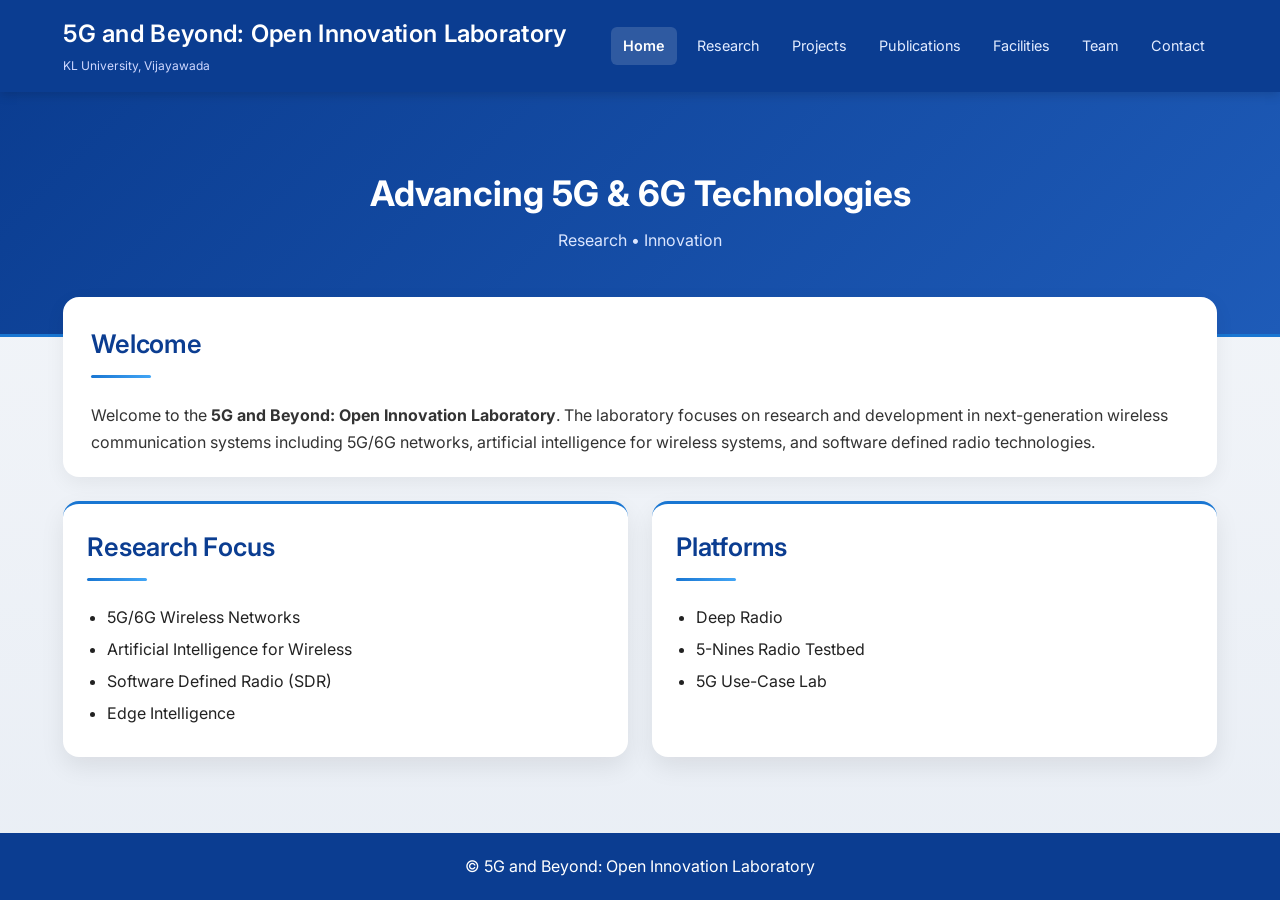
<file: index.html>
<!DOCTYPE html>
<html>
<head>
<meta charset="UTF-8">
<title>5G and Beyond: Open Innovation Laboratory</title>
<link rel="stylesheet" href="style.css">
</head>

<body>

<header>
    <div class="container header-flex">
        <div>
            <h1>5G and Beyond: Open Innovation Laboratory</h1>
            <p class="subtitle">KL University, Vijayawada</p>
        </div>

        <nav>
            <a href="index.html" class="active">Home</a>
            <a href="research.html">Research</a>
            <a href="projects.html">Projects</a>
            <a href="publications.html">Publications</a>
            <a href="facilities.html">Facilities</a>
            <a href="team.html">Team</a>
            <a href="contact.html">Contact</a>
        </nav>
    </div>
</header>

<!-- HERO -->
<section class="hero">
    <div class="container">
        <h2>Advancing 5G & 6G Technologies</h2>
        <p>Research • Innovation</p>
    </div>
</section>

<main class="container">

    <!-- Welcome -->
    <section class="section">
        <h2>Welcome</h2>
        <div class="underline"></div>
        <p>
            Welcome to the <b>5G and Beyond: Open Innovation Laboratory</b>.  
            The laboratory focuses on research and development in next-generation wireless communication systems including 5G/6G networks, artificial intelligence for wireless systems, and software defined radio technologies.
        </p>
    </section>

    <!-- Grid Layout -->
    <div class="grid">

        <div class="card">
            <h2>Research Focus</h2>
            <div class="underline"></div>
            <ul>
                <li>5G/6G Wireless Networks</li>
                <li>Artificial Intelligence for Wireless</li>
                <li>Software Defined Radio (SDR)</li>
                <li>Edge Intelligence</li>
            </ul>
        </div>

        <div class="card">
            <h2>Platforms</h2>
            <div class="underline"></div>
            <ul>
                <li>Deep Radio</li>
                <li>5-Nines Radio Testbed</li>
                <li>5G Use-Case Lab</li>
            </ul>
        </div>

    </div>

</main>

<footer>
    <p>© 5G and Beyond: Open Innovation Laboratory</p>
</footer>

</body>
</html>
</file>
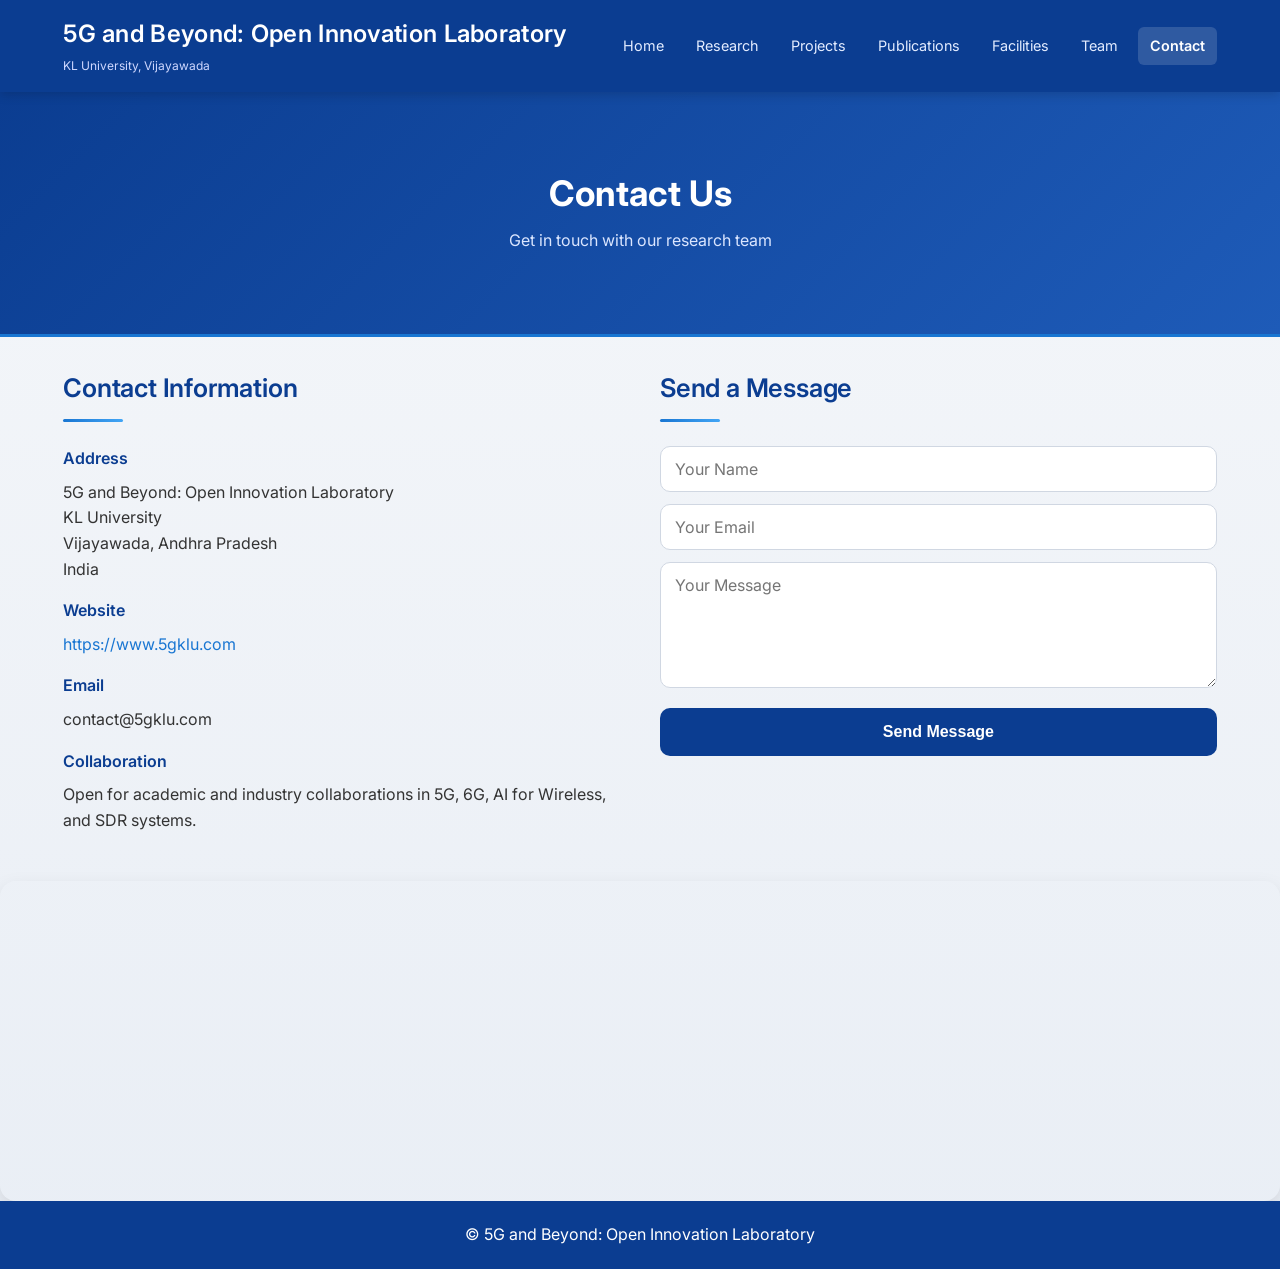
<file: contact.html>
<!DOCTYPE html>
<html>
<head>
<meta charset="UTF-8">
<title>Contact - 5G and Beyond</title>
<link rel="stylesheet" href="style.css">
</head>

<body>

<!-- HEADER -->
<header>
    <div class="container header-flex">
        <div>
            <h1>5G and Beyond: Open Innovation Laboratory</h1>
            <p class="subtitle">KL University, Vijayawada</p>
        </div>

        <nav>
            <a href="index.html">Home</a>
            <a href="research.html">Research</a>
            <a href="projects.html">Projects</a>
            <a href="publications.html">Publications</a>
            <a href="facilities.html">Facilities</a>
            <a href="team.html">Team</a>
            <a href="contact.html" class="active">Contact</a>
        </nav>
    </div>
</header>

<!-- HERO -->
<section class="hero">
    <div class="container">
        <h2>Contact Us</h2>
        <p>Get in touch with our research team</p>
    </div>
</section>

<!-- MAIN -->
<main class="container contact-layout">

    <!-- LEFT: DETAILS -->
    <div class="contact-info">

        <h2>Contact Information</h2>
        <div class="underline"></div>

        <p><strong>Address</strong></p>
        <p>
            5G and Beyond: Open Innovation Laboratory<br>
            KL University<br>
            Vijayawada, Andhra Pradesh<br>
            India
        </p>

        <p><strong>Website</strong></p>
        <p>
            <a href="https://www.5gklu.com" target="_blank">
                https://www.5gklu.com
            </a>
        </p>

        <p><strong>Email</strong></p>
        <p>contact@5gklu.com</p>

        <p><strong>Collaboration</strong></p>
        <p>
            Open for academic and industry collaborations in 
            5G, 6G, AI for Wireless, and SDR systems.
        </p>

    </div>


    <!-- RIGHT: FORM -->
    <div class="contact-form">

        <h2>Send a Message</h2>
        <div class="underline"></div>

        <form>
            <input type="text" placeholder="Your Name" required>
            <input type="email" placeholder="Your Email" required>
            <textarea placeholder="Your Message" rows="5"></textarea>
            <button type="submit">Send Message</button>
        </form>

    </div>

</main>

<!-- MAP -->
<section class="map-section">
    <iframe 
        src="https://www.google.com/maps?q=16.4419,80.6226&hl=es;z=16&output=embed"
        width="100%" 
        height="320" 
        style="border:0;">
    </iframe>
</section>

<!-- FOOTER -->
<footer>
    <p>© 5G and Beyond: Open Innovation Laboratory</p>
</footer>

</body>
</html>
</file>
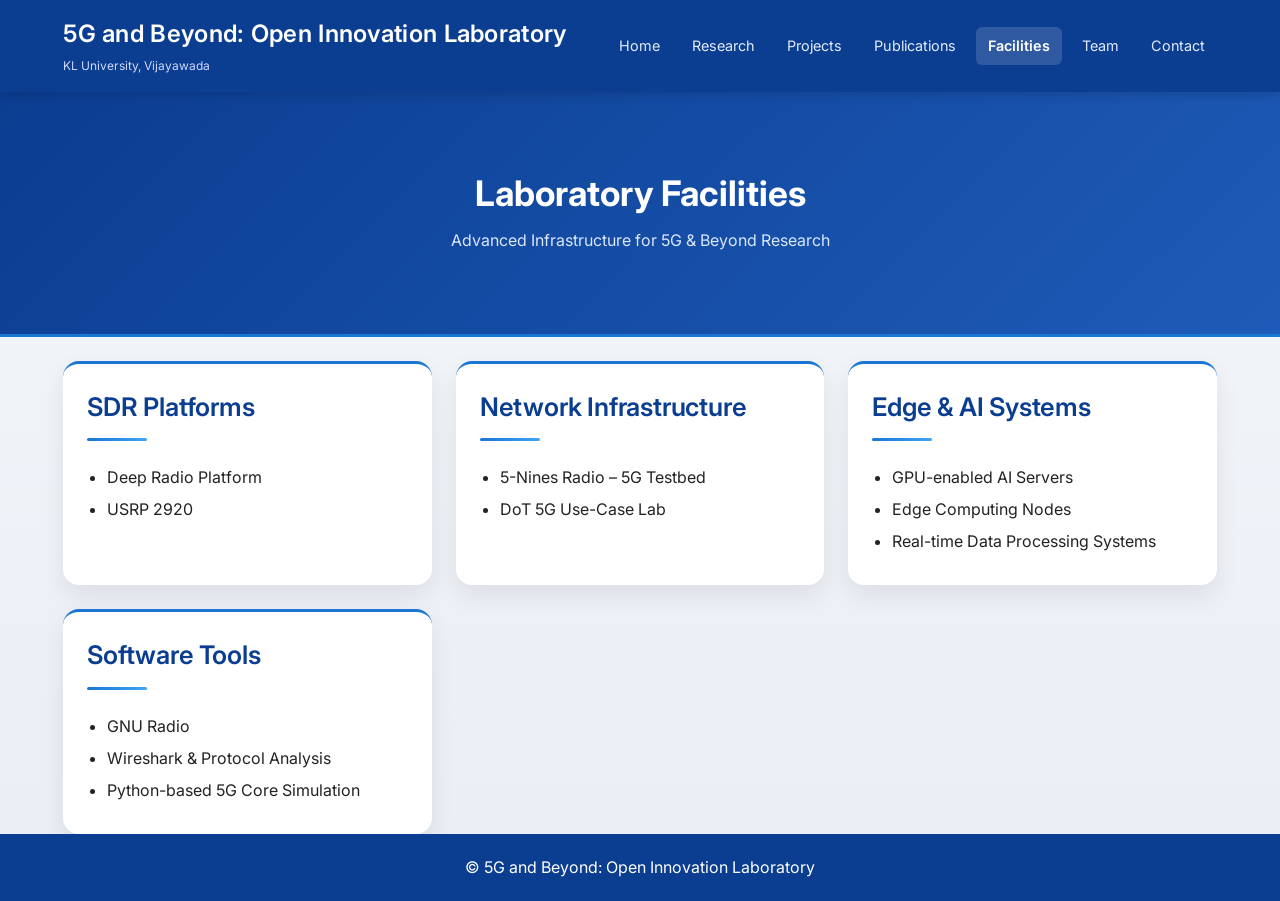
<file: facilities.html>
<!DOCTYPE html>
<html>
<head>
<meta charset="UTF-8">
<title>Facilities - 5G and Beyond</title>
<link rel="stylesheet" href="style.css">
</head>

<body>

<!-- HEADER -->
<header>
    <div class="container header-flex">
        <div>
            <h1>5G and Beyond: Open Innovation Laboratory</h1>
            <p class="subtitle">KL University, Vijayawada</p>
        </div>

        <nav>
            <a href="index.html">Home</a>
            <a href="research.html">Research</a>
            <a href="projects.html">Projects</a>
            <a href="publications.html">Publications</a>
            <a href="facilities.html" class="active">Facilities</a>
            <a href="team.html">Team</a>
            <a href="contact.html">Contact</a>
        </nav>
    </div>
</header>

<!-- HERO -->
<section class="hero">
    <div class="container">
        <h2>Laboratory Facilities</h2>
        <p>Advanced Infrastructure for 5G & Beyond Research</p>
    </div>
</section>

<!-- MAIN -->
<main class="container">

    <div class="grid">

        <!-- SDR -->
        <div class="card">
            <h2>SDR Platforms</h2>
            <div class="underline"></div>
            <ul>
                <li>Deep Radio Platform</li>
                <li>USRP 2920</li>
            </ul>
        </div>

        <!-- NETWORK -->
        <div class="card">
            <h2>Network Infrastructure</h2>
            <div class="underline"></div>
            <ul>
                <li>5-Nines Radio – 5G Testbed</li>
                <li>DoT 5G Use-Case Lab</li>
            </ul>
        </div>

        <!-- OPTIONAL EXTRA (makes it look premium) -->
        <div class="card">
            <h2>Edge & AI Systems</h2>
            <div class="underline"></div>
            <ul>
                <li>GPU-enabled AI Servers</li>
                <li>Edge Computing Nodes</li>
                <li>Real-time Data Processing Systems</li>
            </ul>
        </div>

        <div class="card">
            <h2>Software Tools</h2>
            <div class="underline"></div>
            <ul>
                <li>GNU Radio</li>
                <li>Wireshark & Protocol Analysis</li>
                <li>Python-based 5G Core Simulation</li>
            </ul>
        </div>

    </div>

</main>

<!-- FOOTER -->
<footer>
    <p>© 5G and Beyond: Open Innovation Laboratory</p>
</footer>

</body>
</html>
</file>
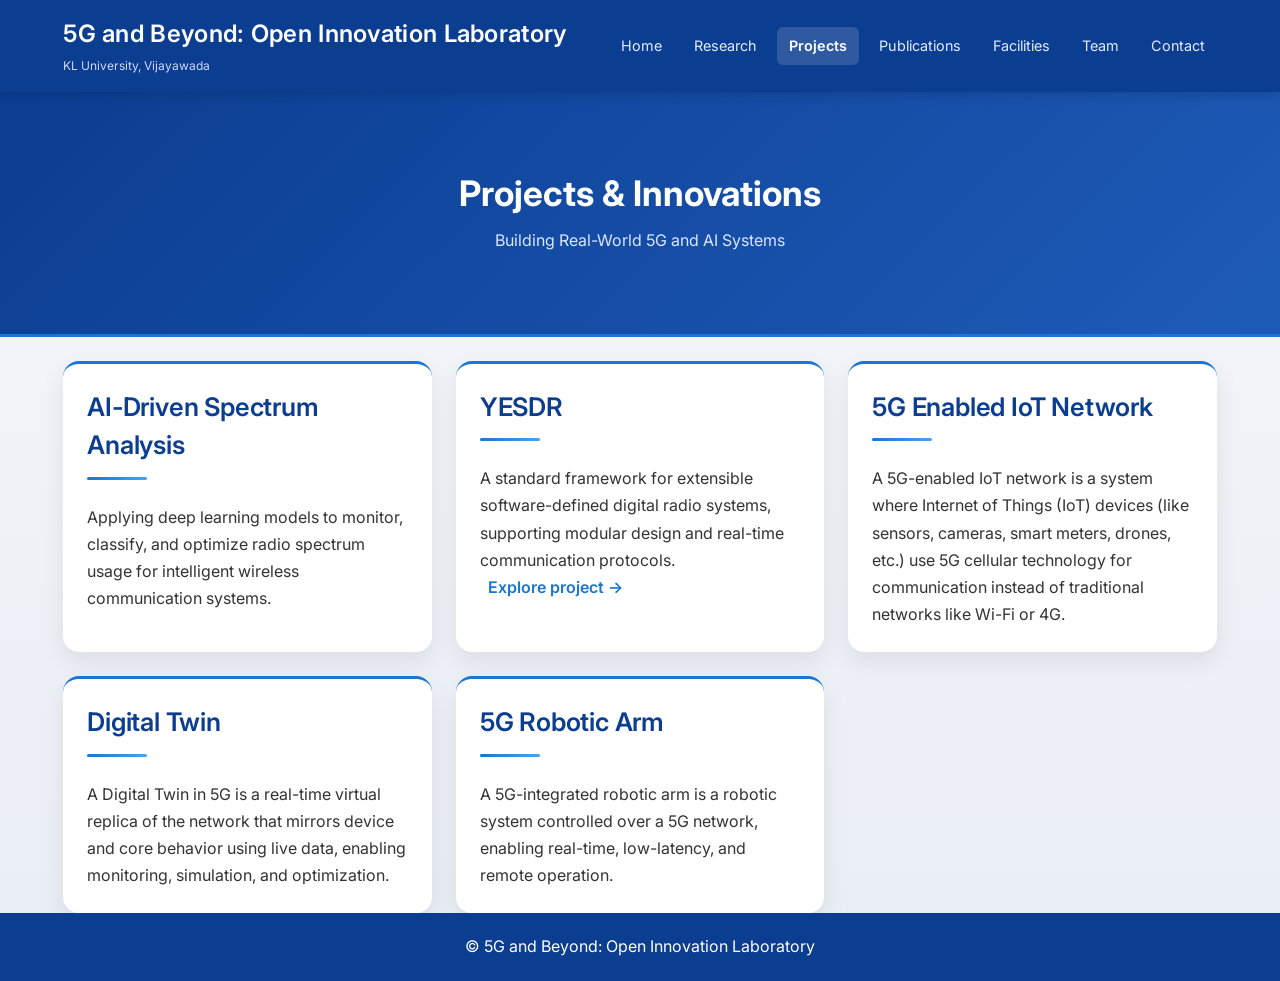
<file: projects.html>
<!DOCTYPE html>
<html>
<head>
<meta charset="UTF-8">
<title>Projects - 5G and Beyond</title>
<link rel="stylesheet" href="style.css">
</head>

<body>

<!-- HEADER -->
<header>
    <div class="container header-flex">
        <div>
            <h1>5G and Beyond: Open Innovation Laboratory</h1>
            <p class="subtitle">KL University, Vijayawada</p>
        </div>

        <nav>
            <a href="index.html">Home</a>
            <a href="research.html">Research</a>
            <a href="projects.html" class="active">Projects</a>
            <a href="publications.html">Publications</a>
            <a href="facilities.html">Facilities</a>
            <a href="team.html">Team</a>
            <a href="contact.html">Contact</a>
        </nav>
    </div>
</header>

<!-- HERO -->
<section class="hero">
    <div class="container">
        <h2>Projects & Innovations</h2>
        <p>Building Real-World 5G and AI Systems</p>
    </div>
</section>

<!-- MAIN -->
<main class="container">

    <div class="grid">

        <!-- PROJECT 1 -->
        

        <!-- PROJECT 2 -->
        <div class="card">
            <h2>AI-Driven Spectrum Analysis</h2>
            <div class="underline"></div>
            <p>
                Applying deep learning models to monitor, classify, and optimize radio spectrum usage for intelligent wireless communication systems.
            </p>
        </div>



        <!-- PROJECT 4 -->
        <div class="card">
            <h2>YESDR</h2>
            <div class="underline"></div>
            <p>
                A standard framework for extensible software-defined digital radio systems, 
                supporting modular design and real-time communication protocols.
                
                <a href="https://yesdr-standard.org/" target="_blank" class="more-link">
                    Explore project →
                </a>
            </p>
        </div>

        <!-- YOUR MAIN PROJECT (IMPORTANT) -->
        <div class="card">
            <h2>5G Enabled IoT Network</h2>
            <div class="underline"></div>
            <p>
                A 5G-enabled IoT network is a system where Internet of Things (IoT) devices (like sensors, cameras, smart meters, drones, etc.) use 5G cellular technology for communication instead of traditional networks like Wi-Fi or 4G.
            </p>
        </div>
        <div class="card">
            <h2>Digital Twin</h2>
            <div class="underline"></div>
            <p>
                A Digital Twin in 5G is a real-time virtual replica of the network that mirrors device and core behavior using live data, enabling monitoring, simulation, and optimization.
            </p>
        </div>
        
       <div class="card">
            <h2>5G Robotic Arm</h2>
            <div class="underline"></div>
            <p>
                A 5G-integrated robotic arm is a robotic system controlled over a 5G network, enabling real-time, low-latency, and remote operation.
            </p>
        </div>

    </div>

</main>

<!-- FOOTER -->
<footer>
    <p>© 5G and Beyond: Open Innovation Laboratory</p>
</footer>

</body>
</html>
</file>
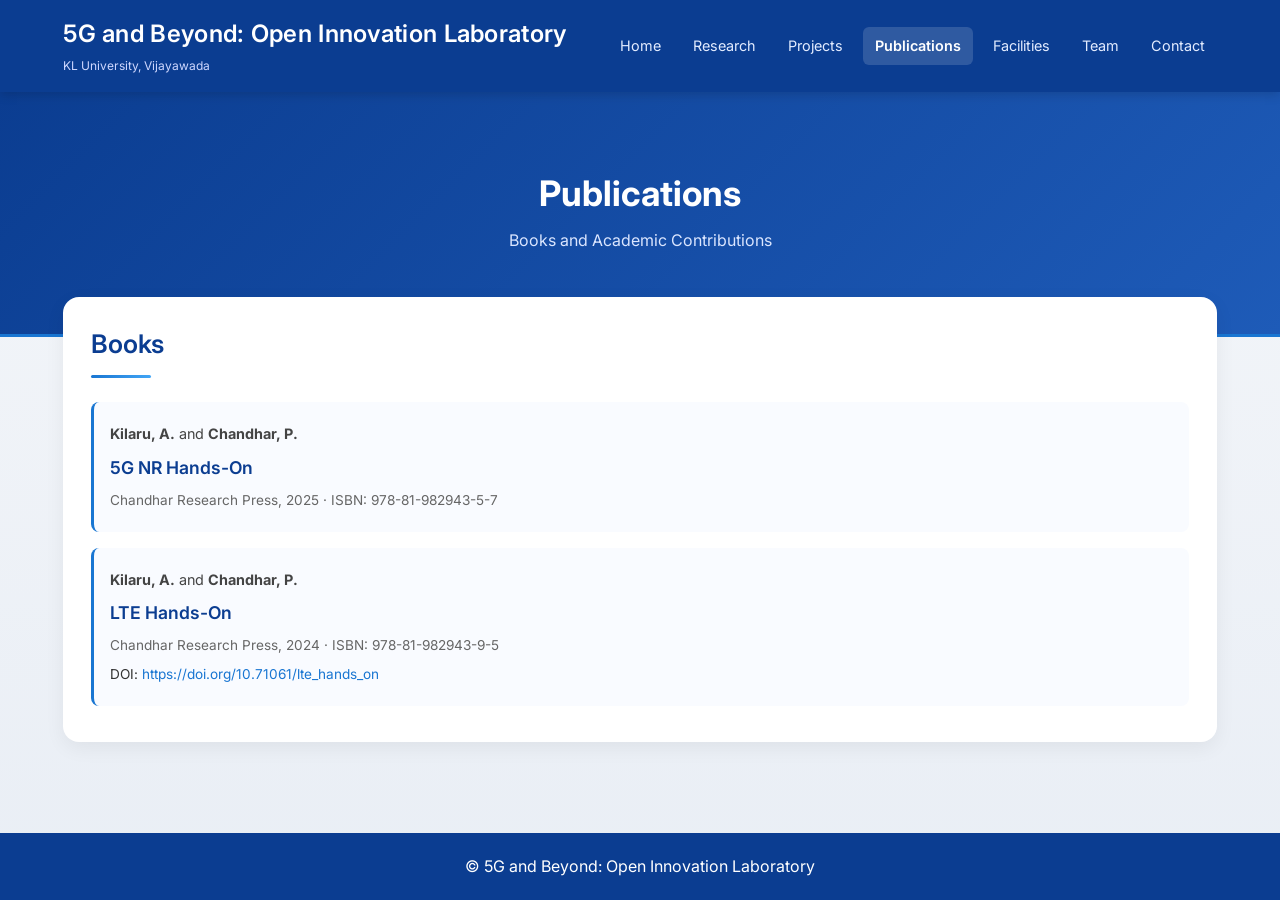
<file: publications.html>
<!DOCTYPE html>
<html>
<head>
<meta charset="UTF-8">
<title>Publications - 5G and Beyond</title>
<link rel="stylesheet" href="style.css">
</head>

<body>

<header>
    <div class="container header-flex">
        <div>
            <h1>5G and Beyond: Open Innovation Laboratory</h1>
            <p class="subtitle">KL University, Vijayawada</p>
        </div>

        <nav>
            <a href="index.html">Home</a>
            <a href="research.html">Research</a>
            <a href="projects.html">Projects</a>
            <a href="publications.html" class="active">Publications</a>
            <a href="facilities.html">Facilities</a>
            <a href="team.html">Team</a>
            <a href="contact.html">Contact</a>
        </nav>
    </div>
</header>

<!-- HERO -->
<section class="hero">
    <div class="container">
        <h2>Publications</h2>
        <p>Books and Academic Contributions</p>
    </div>
</section>

<!-- MAIN -->
<main class="container">

    <section class="section">

        <h2>Books</h2>
        <div class="underline"></div>

        <div class="pub-list">

            <div class="pub-item">
                <p class="authors">
                    <strong>Kilaru, A.</strong> and <strong>Chandhar, P.</strong>
                </p>

                <p class="title">5G NR Hands-On</p>

                <p class="meta">
                    Chandhar Research Press, 2025 · ISBN: 978-81-982943-5-7
                </p>
            </div>

            <div class="pub-item">
                <p class="authors">
                    <strong>Kilaru, A.</strong> and <strong>Chandhar, P.</strong>
                </p>

                <p class="title">LTE Hands-On</p>

                <p class="meta">
                    Chandhar Research Press, 2024 · ISBN: 978-81-982943-9-5
                </p>

                <p class="doi">
                    DOI:
                    <a href="https://doi.org/10.71061/lte_hands_on" target="_blank">
                        https://doi.org/10.71061/lte_hands_on
                    </a>
                </p>
            </div>

        </div>

    </section>

</main>

<footer>
    <p>© 5G and Beyond: Open Innovation Laboratory</p>
</footer>

</body>
</html>
</file>
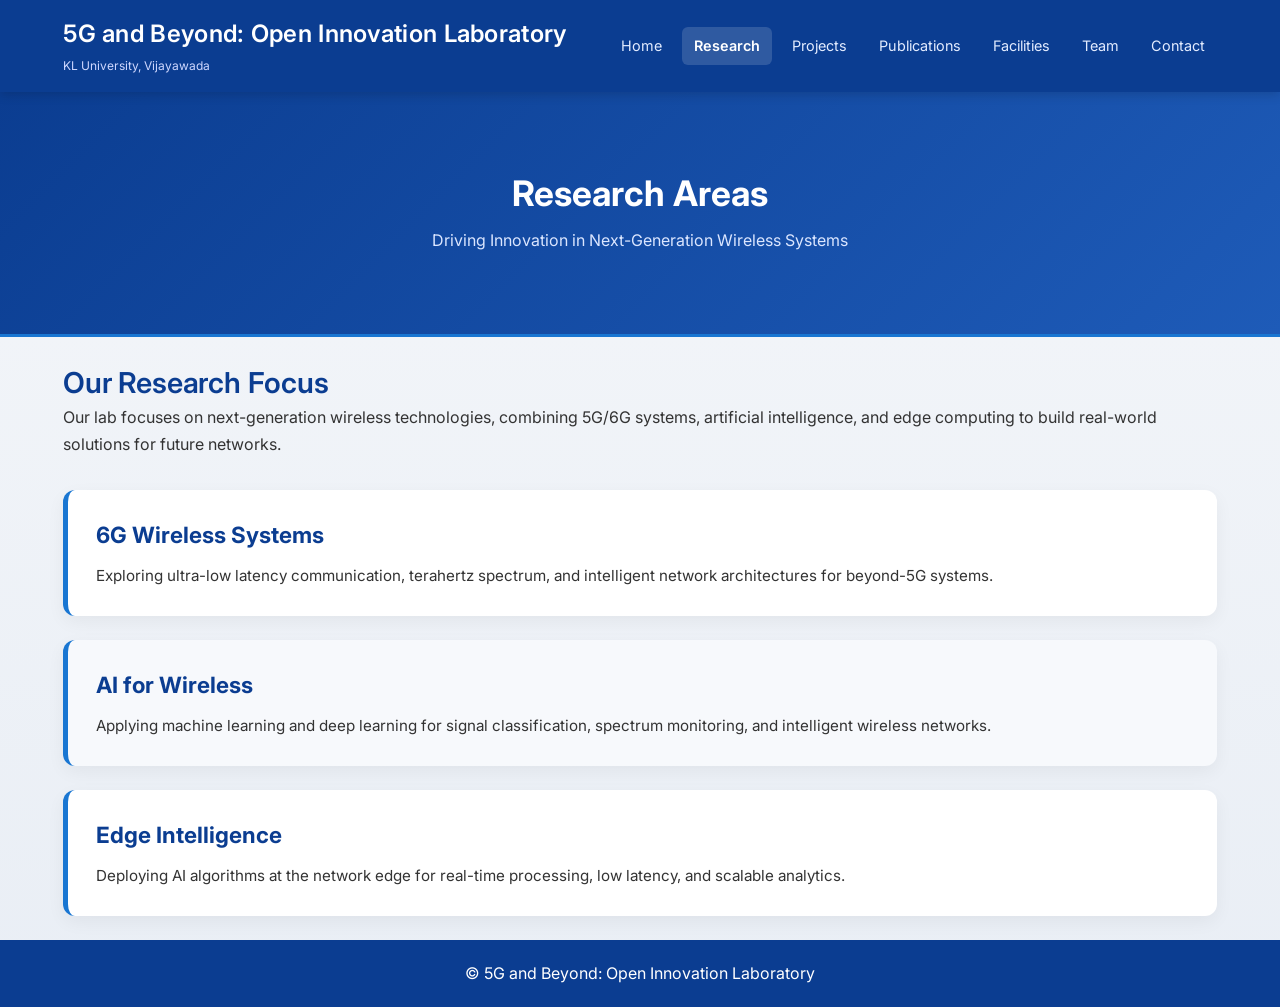
<file: research.html>
<!DOCTYPE html>
<html>
<head>
<meta charset="UTF-8">
<title>Research - 5G and Beyond</title>
<link rel="stylesheet" href="style.css">
</head>

<body>

<!-- HEADER -->
<header>
    <div class="container header-flex">
        <div>
            <h1>5G and Beyond: Open Innovation Laboratory</h1>
            <p class="subtitle">KL University, Vijayawada</p>
        </div>

        <nav>
            <a href="index.html">Home</a>
            <a href="research.html" class="active">Research</a>
            <a href="projects.html">Projects</a>
            <a href="publications.html">Publications</a>
            <a href="facilities.html">Facilities</a>
            <a href="team.html">Team</a>
            <a href="contact.html">Contact</a>
        </nav>
    </div>
</header>

<!-- HERO -->
<section class="hero">
    <div class="container">
        <h2>Research Areas</h2>
        <p>Driving Innovation in Next-Generation Wireless Systems</p>
    </div>
</section>



<!-- MAIN CONTENT -->
<main class="container">

    <!-- INTRO -->
    <section class="research-intro">
        <h2>Our Research Focus</h2>
        <p>
            Our lab focuses on next-generation wireless technologies, combining
            5G/6G systems, artificial intelligence, and edge computing to build
            real-world solutions for future networks.
        </p>
    </section>

    <!-- RESEARCH AREA 1 -->
    <section class="research-block">
        <h3>6G Wireless Systems</h3>
        <p>
            Exploring ultra-low latency communication, terahertz spectrum,
            and intelligent network architectures for beyond-5G systems.
        </p>
    </section>

    <!-- RESEARCH AREA 2 -->
    <section class="research-block alt">
        <h3>AI for Wireless</h3>
        <p>
            Applying machine learning and deep learning for signal classification,
            spectrum monitoring, and intelligent wireless networks.
        </p>
    </section>

    <!-- RESEARCH AREA 3 -->
    <section class="research-block">
        <h3>Edge Intelligence</h3>
        <p>
            Deploying AI algorithms at the network edge for real-time processing,
            low latency, and scalable analytics.
        </p>
    </section>

</main>

<!-- FOOTER -->
<footer>
    <p>© 5G and Beyond: Open Innovation Laboratory</p>
</footer>

</body>
</html>
</file>
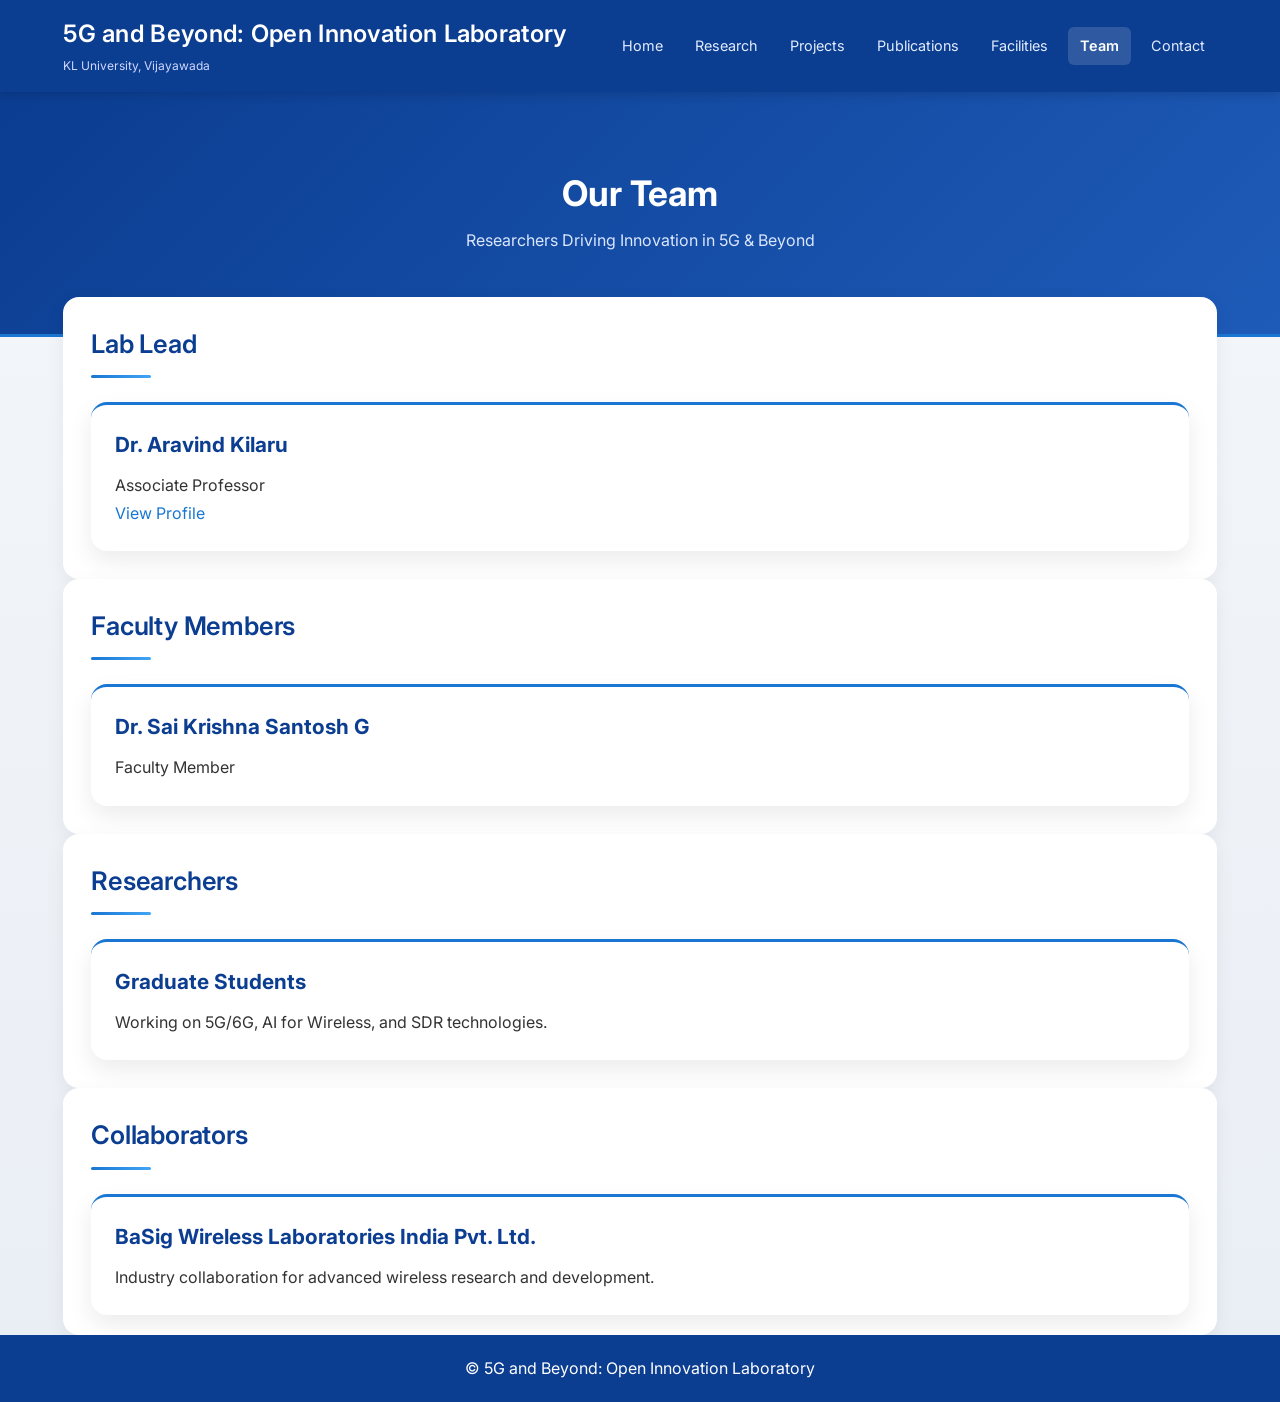
<file: team.html>
<!DOCTYPE html>
<html>
<head>
<meta charset="UTF-8">
<title>Team - 5G and Beyond</title>
<link rel="stylesheet" href="style.css">
</head>

<body>

<!-- HEADER -->
<header>
    <div class="container header-flex">
        <div>
            <h1>5G and Beyond: Open Innovation Laboratory</h1>
            <p class="subtitle">KL University, Vijayawada</p>
        </div>

        <nav>
            <a href="index.html">Home</a>
            <a href="research.html">Research</a>
            <a href="projects.html">Projects</a>
            <a href="publications.html">Publications</a>
            <a href="facilities.html">Facilities</a>
            <a href="team.html" class="active">Team</a>
            <a href="contact.html">Contact</a>
        </nav>
    </div>
</header>

<!-- HERO -->
<section class="hero">
    <div class="container">
        <h2>Our Team</h2>
        <p>Researchers Driving Innovation in 5G & Beyond</p>
    </div>
</section>

<!-- MAIN -->
<main class="container">

    <!-- LEAD -->
    <section class="section">
        <h2>Lab Lead</h2>
        <div class="underline"></div>

        <div class="card">
            <h3>Dr. Aravind Kilaru</h3>
            <p>Associate Professor</p>
            <p>
                <a href="https://www.kilaru.in/" target="_blank">
                    View Profile
                </a>
            </p>
        </div>
    </section>

    <!-- FACULTY -->
    <section class="section">
        <h2>Faculty Members</h2>
        <div class="underline"></div>

        <div class="card">
            <h3>Dr. Sai Krishna Santosh G</h3>
            <p>Faculty Member</p>
        </div>
    </section>

    <!-- STUDENTS -->
    <section class="section">
        <h2>Researchers</h2>
        <div class="underline"></div>

        <div class="card">
            <h3>Graduate Students</h3>
            <p>Working on 5G/6G, AI for Wireless, and SDR technologies.</p>
        </div>
    </section>

    <!-- COLLABORATORS -->
    <section class="section">
        <h2>Collaborators</h2>
        <div class="underline"></div>

        <div class="card">
            <h3>BaSig Wireless Laboratories India Pvt. Ltd.</h3>
            <p>Industry collaboration for advanced wireless research and development.</p>
        </div>
    </section>

</main>

<!-- FOOTER -->
<footer>
    <p>© 5G and Beyond: Open Innovation Laboratory</p>
</footer>

</body>
</html>
</file>
<file: style.css>
/* Font */
@import url('https://fonts.googleapis.com/css2?family=Inter:wght@300;400;600;700&display=swap');

/* Reset & Base */
* {
  margin: 0;
  padding: 0;
  box-sizing: border-box;
}

html {
  font-size: 16px;
  scroll-behavior: smooth;
}

body {
  font-family: 'Inter', sans-serif;
  background: linear-gradient(to bottom, #f5f7fa, #e9eef5);
  color: #222;
  display: flex;
  flex-direction: column;
  min-height: 100dvh; /* dynamic viewport height – fixes mobile footer */
  line-height: 1.5;
}

/* Container */
.container {
  width: 92%;
  max-width: 1200px;
  margin: 0 auto;
  padding: 0 12px;
}

/* Header */
header {
  background-color: #0B3D91;
  color: white;
  padding: 16px 0;
  box-shadow: 0 3px 10px rgba(0, 0, 0, 0.15);
  position: sticky;
  top: 0;
  z-index: 1000;
}

.header-flex {
  display: flex;
  justify-content: space-between;
  align-items: center;
  flex-wrap: wrap;
  gap: 12px;
}

header h1 {
  font-size: 1.5rem;
  font-weight: 600;
  letter-spacing: 0.3px;
}

.subtitle {
  font-size: 0.75rem;
  color: #cfd8ff;
  margin-top: 4px;
}

/* Navigation */
nav {
  display: flex;
  flex-wrap: wrap;
  gap: 8px;
}

nav a {
  color: #e3ecff;
  text-decoration: none;
  font-size: 0.9rem;
  padding: 8px 12px;
  border-radius: 6px;
  transition: all 0.2s ease;
  display: inline-block;
}

@media (hover: hover) {
  nav a:hover {
    background-color: rgba(255, 255, 255, 0.1);
    color: white;
  }
}

nav a.active {
  color: #ffffff;
  font-weight: 600;
  background-color: rgba(255, 255, 255, 0.15);
}

/* Hero Section */
.hero {
  background: linear-gradient(135deg, #0B3D91, #1e5bb8);
  color: white;
  padding: 80px 0;
  text-align: center;
  border-bottom: 3px solid #1976D2;
}

.hero h2 {
  font-size: 2.2rem;
  font-weight: 700;
  margin-bottom: 12px;
  line-height: 1.2;
}

.hero p {
  font-size: 1rem;
  color: #dbe6ff;
  max-width: 700px;
  margin: 0 auto;
  padding: 0 16px;
}

/* Main */
main {
  flex: 1;
}

.section {
  background: white;
  padding: 28px;
  border-radius: 16px;
  box-shadow: 0 6px 20px rgba(0, 0, 0, 0.06);
  margin-top: -40px;
  margin-bottom: 40px;
}

/* Remove bottom margin from last section – prevents extra scroll on short pages */
.section:last-of-type {
  margin-bottom: 0;
  padding-bottom: 20px; /* optional spacing before footer */
}

/* Headings */
main h2 {
  font-size: 1.6rem;
  font-weight: 600;
  letter-spacing: -0.2px;
  color: #0B3D91;
}

.underline {
  width: 60px;
  height: 3px;
  background: linear-gradient(to right, #1976D2, #42a5f5);
  margin: 12px 0 24px;
  border-radius: 3px;
}

/* Typography */
p {
  line-height: 1.7;
  color: #333;
  font-size: 1rem;
}

a {
  color: #1976D2;
  text-decoration: none;
  transition: color 0.2s;
}

a:hover {
  text-decoration: underline;
}

/* Grid System */
.grid {
  display: grid;
  grid-template-columns: repeat(auto-fit, minmax(280px, 1fr));
  gap: 24px;
  margin-top: 24px;
}

/* Cards */
.card {
  background: #ffffff;
  padding: 24px;
  border-radius: 16px;
  box-shadow: 0 10px 25px rgba(0, 0, 0, 0.08);
  border-top: 3px solid #1976D2;
  transition: transform 0.2s ease, box-shadow 0.2s ease;
  height: 100%;
}

.card:hover {
  transform: translateY(-4px);
  box-shadow: 0 20px 30px rgba(0, 0, 0, 0.12);
}

.card h3 {
  font-size: 1.3rem;
  margin-bottom: 12px;
  color: #0B3D91;
}

.card ul {
  margin-top: 12px;
  padding-left: 20px;
}

.card li {
  margin-bottom: 8px;
}

/* Research blocks */
.research-intro {
  margin: 24px 0 32px;
}

.research-intro h2 {
  font-size: 1.8rem;
}

.research-block {
  padding: 28px;
  background: #ffffff;
  margin-bottom: 24px;
  border-left: 5px solid #1976D2;
  border-radius: 12px;
  box-shadow: 0 6px 18px rgba(0, 0, 0, 0.05);
  transition: all 0.2s ease;
}

.research-block.alt {
  background: #f7f9fc;
}

.research-block:hover {
  transform: translateX(6px);
}

.research-block h3 {
  font-size: 1.4rem;
  color: #0B3D91;
  margin-bottom: 12px;
}

.research-block p {
  font-size: 0.95rem;
  line-height: 1.6;
}

.more-link {
  color: #1976D2;
  font-weight: 600;
  margin-left: 8px;
  display: inline-block;
  transition: transform 0.2s;
}

.more-link:hover {
  transform: translateX(4px);
  text-decoration: none;
}

/* Publications */
.pub-list {
  margin-top: 16px;
}

.pub-item {
  padding: 20px 0 20px 16px;
  border-left: 3px solid #1976D2;
  margin-bottom: 16px;
  background: #f9fbff;
  border-radius: 8px;
  transition: background 0.2s;
}

.pub-item .title {
  font-size: 1.1rem;
  font-weight: 600;
  color: #0B3D91;
  margin-bottom: 6px;
}

.pub-item .authors {
  font-size: 0.9rem;
  margin-bottom: 6px;
  color: #444;
}

.pub-item .meta {
  font-size: 0.85rem;
  color: #666;
}

.pub-item .doi {
  font-size: 0.85rem;
  margin-top: 6px;
}

/* Contact Layout */
.contact-layout {
  display: grid;
  grid-template-columns: repeat(auto-fit, minmax(280px, 1fr));
  gap: 40px;
  margin-top: 32px;
}

.contact-info p {
  margin-bottom: 8px;
  line-height: 1.6;
}

.contact-info strong {
  display: block;
  margin-top: 16px;
  margin-bottom: 6px;
  color: #0B3D91;
  font-weight: 600;
}

/* Form */
.contact-form form {
  display: flex;
  flex-direction: column;
  gap: 12px;
}

.contact-form input,
.contact-form textarea {
  padding: 12px 14px;
  border: 1px solid #d0d7e2;
  border-radius: 10px;
  font-family: inherit;
  font-size: 1rem;
  transition: border 0.2s, box-shadow 0.2s;
  background: white;
}

.contact-form input:focus,
.contact-form textarea:focus {
  outline: none;
  border-color: #1976D2;
  box-shadow: 0 0 0 3px rgba(25, 118, 210, 0.1);
}

.contact-form button {
  background: #0B3D91;
  color: white;
  border: none;
  padding: 14px 20px;
  border-radius: 10px;
  cursor: pointer;
  font-weight: 600;
  font-size: 1rem;
  transition: background 0.2s;
  margin-top: 8px;
  min-height: 48px;
}

.contact-form button:hover {
  background: #1e5bb8;
}

/* Map */
.map-section {
  margin-top: 40px;
}

.map-section iframe {
  width: 100%;
  height: 320px;
  border-radius: 16px;
  box-shadow: 0 8px 20px rgba(0, 0, 0, 0.1);
  border: 0;
  display: block; /* removes any inline spacing */
}

/* Footer */
footer {
  background-color: #0B3D91;
  color: #ffffff;
  text-align: center;
  padding: 20px 16px;
  font-size: 0.85rem;
  margin-top: auto;
}

footer p {
  color: #ffffff;
  margin: 0;
}

/* ===================== */
/* MOBILE OPTIMIZATIONS */
/* ===================== */

@media (max-width: 768px) {
  .container {
    width: 90%;
    padding: 0 8px;
  }

  header {
    padding: 12px 0;
  }

  .header-flex {
    flex-direction: column;
    align-items: flex-start;
  }

  nav {
    width: 100%;
    justify-content: flex-start;
    gap: 4px;
  }

  nav a {
    padding: 8px 12px;
    font-size: 0.85rem;
  }

  .hero {
    padding: 60px 0;
  }

  .hero h2 {
    font-size: 1.8rem;
  }

  .hero p {
    font-size: 0.9rem;
    padding: 0 12px;
  }

  .section {
    padding: 20px;
    margin-top: -30px;
    border-radius: 14px;
  }

  main h2 {
    font-size: 1.4rem;
  }

  .underline {
    margin: 8px 0 20px;
  }

  .grid {
    gap: 20px;
  }

  .card {
    padding: 20px;
  }

  .research-block {
    padding: 20px;
  }

  .research-block h3 {
    font-size: 1.25rem;
  }

  .pub-item {
    padding: 16px 0 16px 12px;
  }

  .pub-item .title {
    font-size: 1rem;
  }

  .contact-layout {
    gap: 28px;
  }

  .contact-form input,
  .contact-form textarea {
    font-size: 16px; /* prevents zoom on iOS */
  }

  .map-section iframe {
    height: 280px;
  }
}

/* Extra small devices (phones < 480px) */
@media (max-width: 480px) {
  html {
    font-size: 15px;
  }

  .container {
    width: 92%;
  }

  header h1 {
    font-size: 1.3rem;
  }

  .subtitle {
    font-size: 0.7rem;
  }

  nav a {
    padding: 6px 10px;
    font-size: 0.8rem;
  }

  .hero {
    padding: 50px 0;
  }

  .hero h2 {
    font-size: 1.5rem;
  }

  .section {
    padding: 18px;
  }

  .card {
    padding: 18px;
  }

  .card h3 {
    font-size: 1.2rem;
  }

  .research-block {
    padding: 18px;
  }

  .research-block h3 {
    font-size: 1.2rem;
  }

  .pub-item {
    padding: 14px 0 14px 10px;
  }

  .contact-layout {
    gap: 24px;
  }

  .contact-form button {
    padding: 12px 16px;
  }

  .map-section iframe {
    height: 240px;
  }

  footer {
    padding: 16px 12px;
    font-size: 0.75rem;
  }
}

/* Landscape orientation tweaks */
@media (max-width: 768px) and (orientation: landscape) {
  .hero {
    padding: 40px 0;
  }

  .section {
    margin-top: -20px;
  }
}

/* Improve touch targets for all interactive elements */
button,
a,
input[type="submit"],
input[type="button"],
nav a {
  touch-action: manipulation;
}

/* Ensure no horizontal overflow */
img,
iframe,
video,
.container {
  max-width: 100%;
}

/* Focus visible for accessibility */
:focus-visible {
  outline: 2px solid #1976D2;
  outline-offset: 2px;
  border-radius: 4px;
}
</file>
